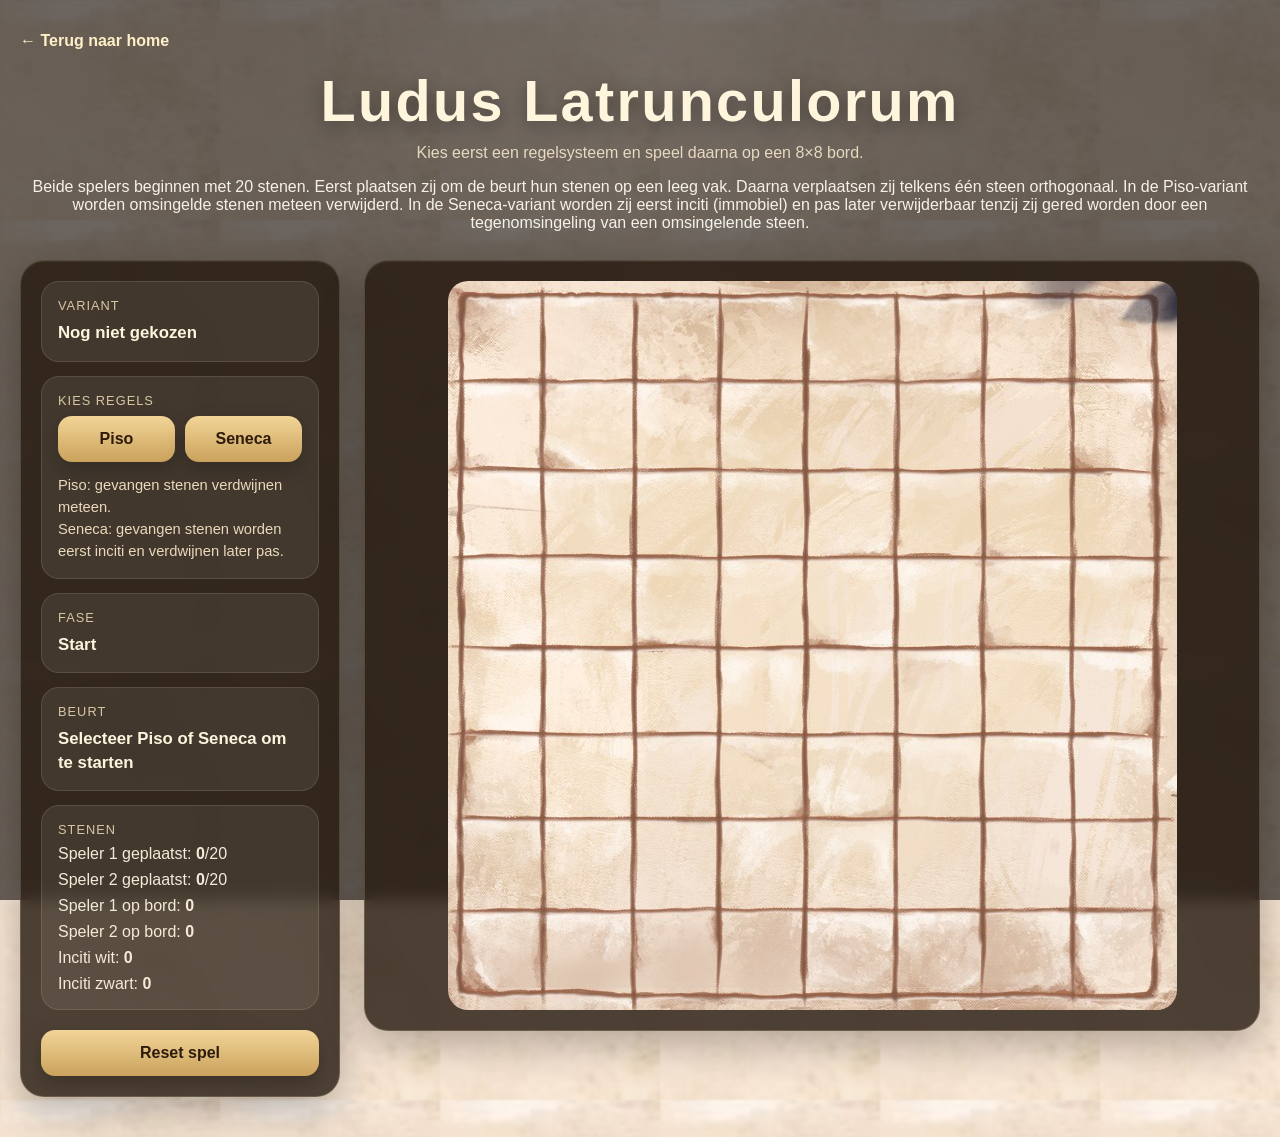
<file: ludus_latrunculorum/index.html>
<!DOCTYPE html>
<html lang="nl">
<head>
  <meta charset="UTF-8" />
  <meta name="viewport" content="width=device-width, initial-scale=1.0" />
  <title>Ludus Latrunculorum</title>
  <link rel="stylesheet" href="style.css" />
</head>
<body>
  <div class="page-overlay"></div>

  <main class="app">
    <a href="../index.html" class="back-link">← Terug naar home</a>

    <header class="topbar">
      <h1>Ludus Latrunculorum</h1>
      <p class="subtitle">Kies eerst een regelsysteem en speel daarna op een 8×8 bord.</p>
      <p>
        Beide spelers beginnen met 20 stenen. Eerst plaatsen zij om de beurt hun stenen
        op een leeg vak. Daarna verplaatsen zij telkens één steen orthogonaal.
        In de Piso-variant worden omsingelde stenen meteen verwijderd. In de Seneca-variant
        worden zij eerst inciti (immobiel) en pas later verwijderbaar tenzij zij gered worden door een tegenomsingeling van een omsingelende steen.
      </p>
    </header>

    <section class="game-shell">
      <aside class="info-panel">
        <div class="status-card">
          <span class="label">Variant</span>
          <div id="variantText" class="value">Nog niet gekozen</div>
        </div>

        <div id="variantPicker" class="status-card variant-picker">
          <span class="label">Kies regels</span>
          <div class="variant-buttons">
            <button id="choosePisoBtn" class="variant-btn">Piso</button>
            <button id="chooseSenecaBtn" class="variant-btn">Seneca</button>
          </div>
          <p class="variant-note">
            Piso: gevangen stenen verdwijnen meteen.<br />
            Seneca: gevangen stenen worden eerst inciti en verdwijnen later pas.
          </p>
        </div>

        <div class="status-card">
          <span class="label">Fase</span>
          <div id="phaseText" class="value">Kies eerst een variant</div>
        </div>

        <div class="status-card">
          <span class="label">Beurt</span>
          <div id="turnText" class="value">Selecteer Piso of Seneca om te starten</div>
        </div>

        <div class="status-card small">
          <span class="label">Stenen</span>
          <div class="stone-counts">
            <div>Speler 1 geplaatst: <strong id="countP1Placed">0</strong>/20</div>
            <div>Speler 2 geplaatst: <strong id="countP2Placed">0</strong>/20</div>
            <div>Speler 1 op bord: <strong id="countP1Board">0</strong></div>
            <div>Speler 2 op bord: <strong id="countP2Board">0</strong></div>
            <div>Inciti wit: <strong id="countP1Inciti">0</strong></div>
            <div>Inciti zwart: <strong id="countP2Inciti">0</strong></div>
          </div>
        </div>

        <button id="resetBtn" class="reset-btn">Reset spel</button>
      </aside>

      <section class="board-panel">
        <div id="game">
          <img id="board" src="board.png" alt="Ludus Latrunculorum bord" />
          <div id="holes"></div>
          <div id="pieces"></div>
        </div>
      </section>
    </section>
  </main>

  <div id="winModal" class="modal hidden">
    <div class="modal-card">
      <h2>Spel afgelopen</h2>
      <p id="winMessage">Speler 1 wint!</p>
      <button id="playAgainBtn" class="modal-btn">Opnieuw spelen</button>
    </div>
  </div>

  <script src="script.js"></script>
</body>
</html>
</file>
<file: ludus_latrunculorum/style.css>
* {
  box-sizing: border-box;
}

body {
  margin: 0;
  min-height: 100vh;
  font-family: Arial, Helvetica, sans-serif;
  color: #f7f2e8;
  background-image: url("tile.png");
  background-repeat: repeat;
  background-size: 220px;
  position: relative;
}

.page-overlay {
  position: fixed;
  inset: 0;
  background:
    radial-gradient(circle at top, rgba(255,255,255,0.08), transparent 35%),
    rgba(18, 14, 10, 0.62);
  pointer-events: none;
}

.app {
  position: relative;
  z-index: 1;
  max-width: 1280px;
  margin: 0 auto;
  padding: 32px 20px 40px;
}

.back-link {
  display: inline-block;
  margin-bottom: 18px;
  color: #fff0c8;
  text-decoration: none;
  font-weight: 700;
}

.back-link:hover {
  text-decoration: underline;
}

.topbar {
  text-align: center;
  margin-bottom: 28px;
}

.topbar h1 {
  margin: 0;
  font-size: clamp(2.2rem, 5vw, 3.6rem);
  letter-spacing: 0.04em;
  color: #fff5dd;
  text-shadow: 0 4px 18px rgba(0, 0, 0, 0.35);
}

.subtitle {
  margin: 10px 0 0;
  color: #e8dac0;
  font-size: 1rem;
}

.game-shell {
  display: grid;
  grid-template-columns: 320px 1fr;
  gap: 24px;
  align-items: start;
}

.info-panel,
.board-panel {
  background: rgba(40, 28, 18, 0.82);
  border: 1px solid rgba(255, 233, 186, 0.18);
  border-radius: 24px;
  box-shadow:
    0 14px 40px rgba(0, 0, 0, 0.28),
    inset 0 1px 0 rgba(255,255,255,0.06);
  backdrop-filter: blur(8px);
}

.info-panel {
  padding: 20px;
}

.status-card {
  background: rgba(255, 248, 234, 0.08);
  border: 1px solid rgba(255, 233, 186, 0.12);
  border-radius: 18px;
  padding: 16px;
  margin-bottom: 14px;
}

.status-card.small {
  margin-bottom: 20px;
}

.label {
  display: block;
  font-size: 0.8rem;
  text-transform: uppercase;
  letter-spacing: 0.08em;
  color: #d8c7a5;
  margin-bottom: 8px;
}

.value {
  font-size: 1.05rem;
  font-weight: 700;
  color: #fff5dd;
  line-height: 1.4;
}

.value.player-1 {
  color: #ffffff;
  text-shadow: 0 0 8px rgba(255,255,255,0.6);
}

.value.player-2 {
  color: #111111;
  text-shadow: 0 0 6px rgba(0,0,0,0.6);
}

.stone-counts {
  display: grid;
  gap: 8px;
  color: #f5ead8;
}

.variant-buttons {
  display: grid;
  grid-template-columns: 1fr 1fr;
  gap: 10px;
}

.variant-btn,
.reset-btn,
.modal-btn {
  border: none;
  border-radius: 14px;
  padding: 14px 18px;
  font-size: 1rem;
  font-weight: 700;
  cursor: pointer;
  transition: transform 0.15s ease, opacity 0.15s ease, box-shadow 0.15s ease;
  background: linear-gradient(180deg, #f3d598, #caa25c);
  color: #2d1b0c;
  box-shadow: 0 8px 20px rgba(0, 0, 0, 0.22);
}

.reset-btn,
.modal-btn {
  width: 100%;
}

.variant-btn:hover,
.reset-btn:hover,
.modal-btn:hover {
  transform: translateY(-1px);
  opacity: 0.96;
}

.variant-note {
  margin: 12px 0 0;
  color: #ead9bb;
  font-size: 0.92rem;
  line-height: 1.5;
}

.board-panel {
  padding: 20px;
  display: flex;
  justify-content: center;
  align-items: center;
}

#game {
  position: relative;
  width: min(100%, 729px);
  aspect-ratio: 729 / 729;
  border-radius: 20px;
  overflow: hidden;
}

#board {
  position: absolute;
  inset: 0;
  width: 100%;
  height: 100%;
  display: block;
  pointer-events: none;
  z-index: 1;
  user-select: none;
}

#holes {
  position: absolute;
  inset: 0;
  z-index: 2;
}

#pieces {
  position: absolute;
  inset: 0;
  z-index: 3;
  pointer-events: none;
}

.hole {
  position: absolute;
  transform: translate(-50%, -50%);
  border-radius: 50%;
  cursor: pointer;
  background: rgba(255, 220, 120, 0.12);
  border: 2px dashed rgba(255, 227, 160, 0.35);
  transition: opacity 0.15s ease, transform 0.15s ease, background 0.15s ease;
}

.hole:hover {
  background: rgba(255, 220, 120, 0.22);
  transform: translate(-50%, -50%) scale(1.03);
}

.hole.valid-target {
  background: rgba(128, 220, 160, 0.32);
  border-color: rgba(170, 255, 190, 0.95);
  box-shadow: 0 0 0 3px rgba(170, 255, 190, 0.18);
}

.hole.occupied {
  pointer-events: none;
  opacity: 0;
}

.piece {
  position: absolute;
  width: clamp(34px, 5.4vw, 54px);
  height: clamp(34px, 5.4vw, 54px);
  transform: translate(-50%, -50%);
  cursor: pointer;
  z-index: 3;
  transition: transform 0.15s ease, filter 0.15s ease, opacity 0.15s ease;
  user-select: none;
  -webkit-user-drag: none;
  pointer-events: auto;
  filter: drop-shadow(0 6px 10px rgba(0,0,0,0.35));
}

.piece:hover {
  transform: translate(-50%, -50%) scale(1.08);
}

.piece.selected {
  transform: translate(-50%, -50%) scale(1.22);
  filter:
    drop-shadow(0 0 0.35rem rgba(255, 240, 180, 0.85))
    drop-shadow(0 8px 14px rgba(0,0,0,0.45));
}

.piece.incitus {
  opacity: 1;
  filter: drop-shadow(0 6px 10px rgba(0,0,0,0.35));
}

.modal {
  position: fixed;
  inset: 0;
  z-index: 10;
  display: grid;
  place-items: center;
  background: rgba(0, 0, 0, 0.55);
  padding: 20px;
}

.modal.hidden {
  display: none;
}

.modal-card {
  width: min(420px, 100%);
  background: linear-gradient(180deg, #3d2a1c, #24170f);
  color: #fff6e7;
  border: 1px solid rgba(255, 231, 187, 0.18);
  border-radius: 22px;
  padding: 28px 24px;
  text-align: center;
  box-shadow: 0 22px 60px rgba(0, 0, 0, 0.38);
}

.modal-card h2 {
  margin: 0 0 12px;
  font-size: 1.8rem;
}

.modal-card p {
  margin: 0 0 20px;
  color: #ead9bb;
  font-size: 1.05rem;
}

@media (max-width: 900px) {
  .game-shell {
    grid-template-columns: 1fr;
  }

  .info-panel {
    order: 2;
  }

  .board-panel {
    order: 1;
  }
}

@media (max-width: 600px) {
  .app {
    padding: 20px 14px 28px;
  }

  .info-panel,
  .board-panel {
    border-radius: 18px;
  }
}
</file>
